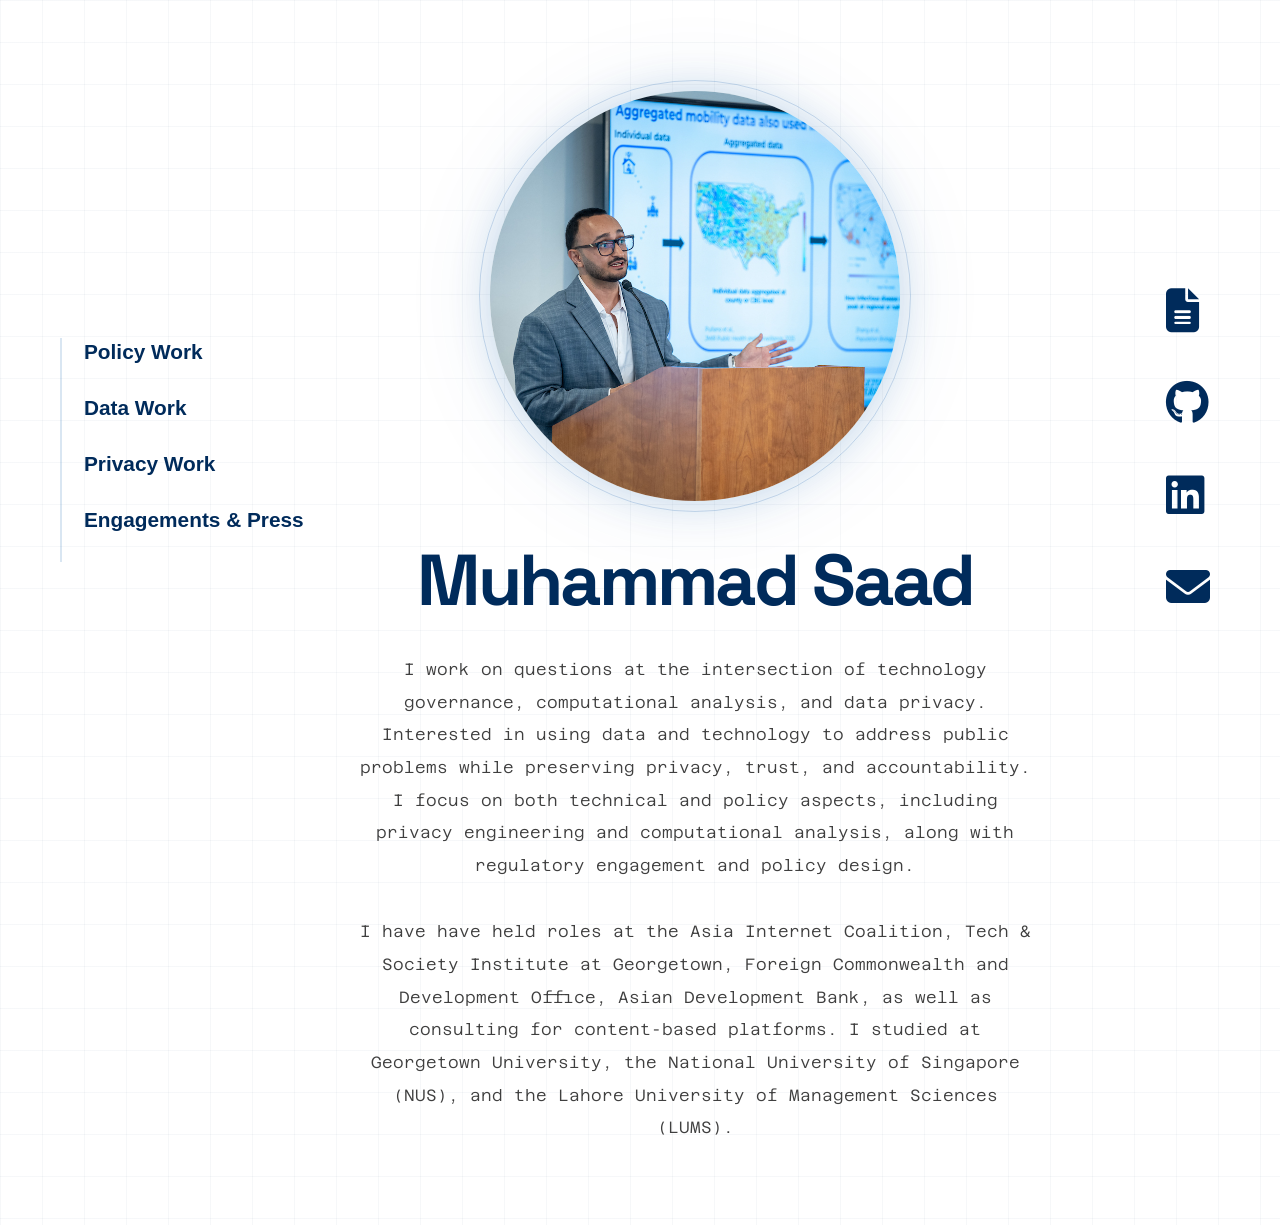
<file: index.html>
<!DOCTYPE html>
<html lang="en">

<head>
  <meta charset="UTF-8">
  <meta name="viewport"
        content="width=device-width, initial-scale=1.0">

  <title>Saad</title>

  <link rel="icon"
      type="image/svg+xml"
      href="./owl.svg">

  <link href="https://fonts.googleapis.com/css2?family=Space+Grotesk:wght@400;500;600;700&family=IBM+Plex+Mono:wght@400;500;600&family=Azeret+Mono:wght@300;400;500&display=swap"
      rel="stylesheet">

  <link rel="stylesheet"
        href="style.css">

  <link rel="stylesheet"
        href="https://cdnjs.cloudflare.com/ajax/libs/font-awesome/6.5.2/css/all.min.css">
</head>

<body>

  <nav class="navbar">
    <a href="policy-portfolio.html">Policy Work</a>
    <a href="data-portfolio.html">Data Work</a>
    <a href="privacy-portfolio.html">Privacy Work</a>
    <a href="engagement-press.html">Engagements & Press</a>
  </nav>

  <main class="home">

    <section class="content-column">

      <div class="photo-frame">
        <img src="profile.jpg"
             alt="Muhammad Saad"
             class="profile-photo">
      </div>

      <h1 class="name">
        Muhammad Saad
      </h1>

      <p class="intro">
        I work on questions at the intersection of technology governance,
        computational analysis, and data privacy. Interested in using data
        and technology to address public problems while preserving
        privacy, trust, and accountability.

        I focus on both technical and policy aspects, including privacy 
        engineering and computational analysis, along with regulatory 
        engagement and policy design. 
      </p>

      <p class="intro intro-secondary">
        I have have held roles at the Asia Internet Coalition, Tech & 
        Society Institute at Georgetown, Foreign Commonwealth and Development Office, 
        Asian Development Bank, as well as consulting for content-based platforms. 
        I studied at Georgetown University, the National University of Singapore (NUS), and 
        the Lahore University of Management Sciences (LUMS).
      </p>

    </section>

    <aside class="home-links">

      <a href="./assets/resume/Muhammad_Saad_Resume.pdf"
        target="_blank"
        title="Resume">
        <i class="fa-solid fa-file-lines"></i>
      </a>

      <a href="https://github.com/MuhammadSaad0554"
         target="_blank"
         title="GitHub">
        <i class="fa-brands fa-github"></i>
      </a>

      <a href="https://www.linkedin.com/in/muhammad-saad-pp/"
         target="_blank"
         title="LinkedIn">
        <i class="fa-brands fa-linkedin"></i>
      </a>

      <a href="mailto:ms4689@georgetown.edu"
         title="Email">
        <i class="fa-solid fa-envelope"></i>
      </a>

    </aside>

  </main>

</body>

</html>
</file>
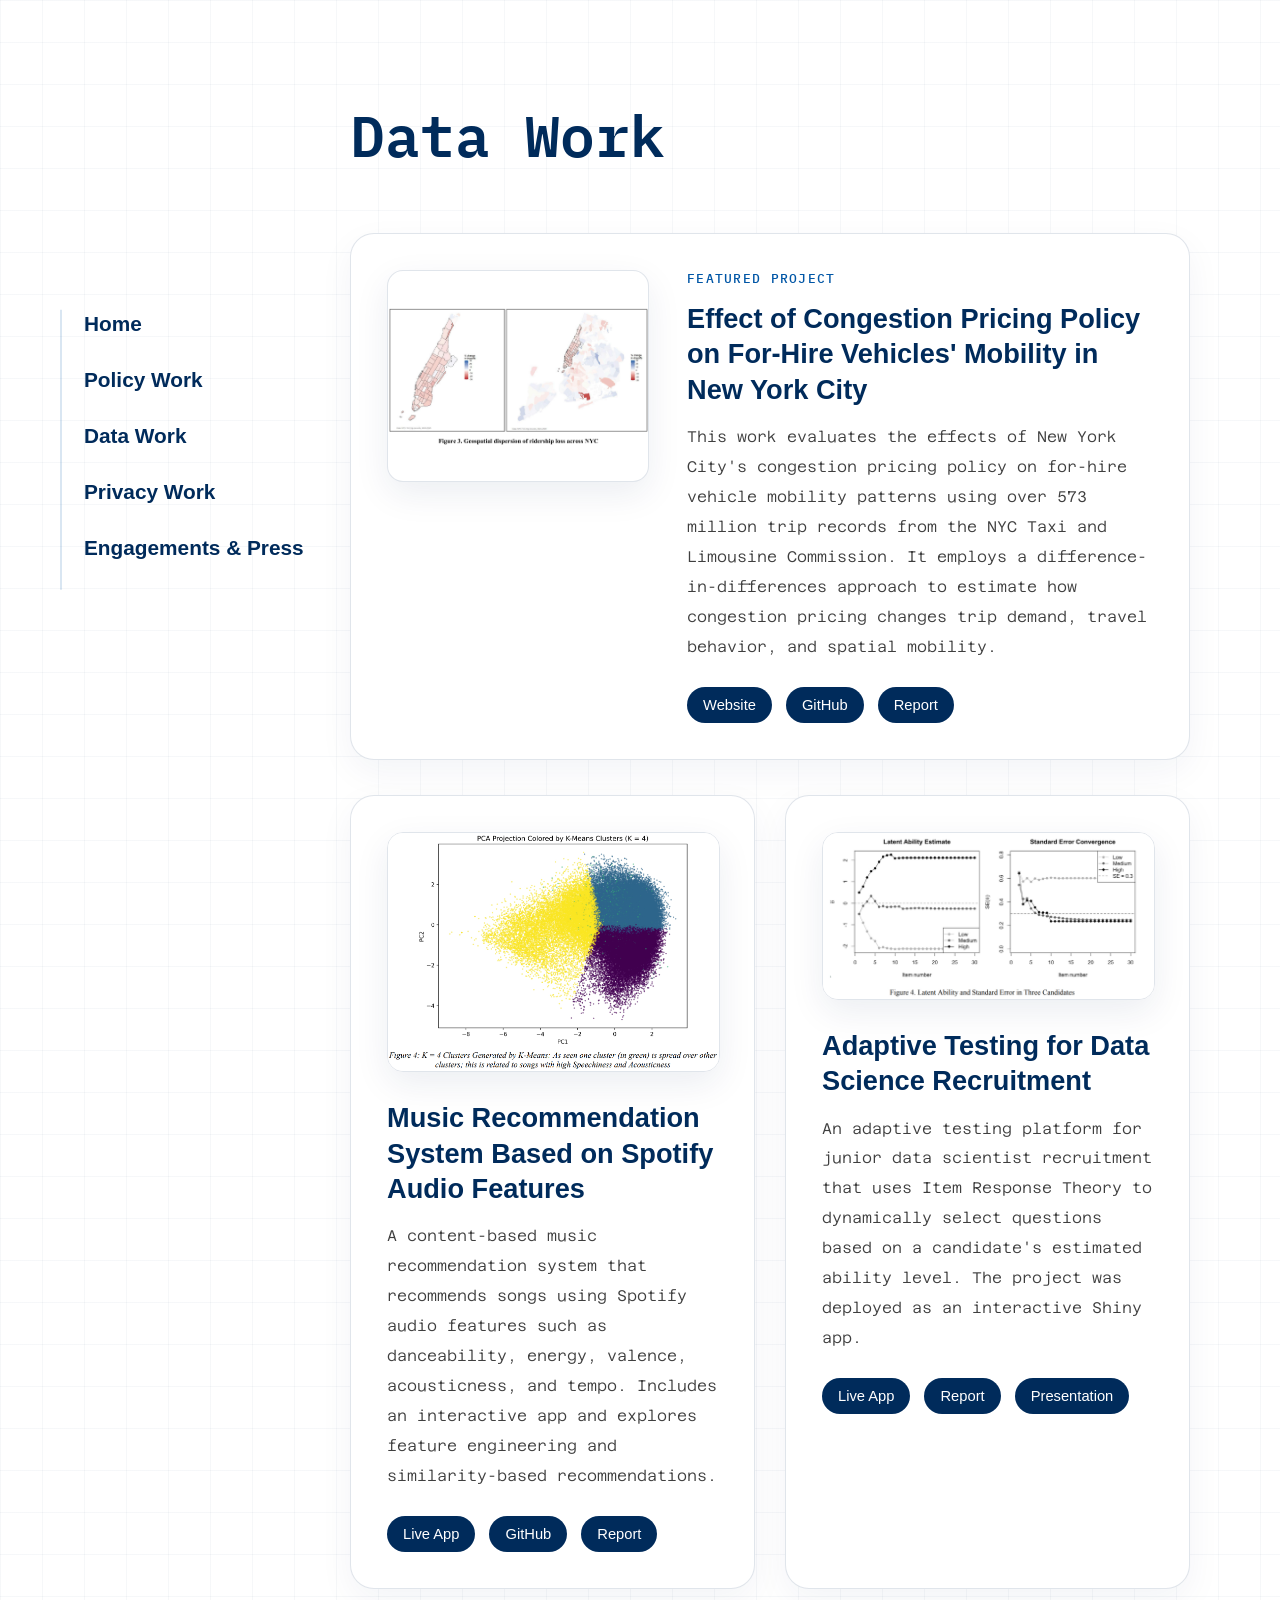
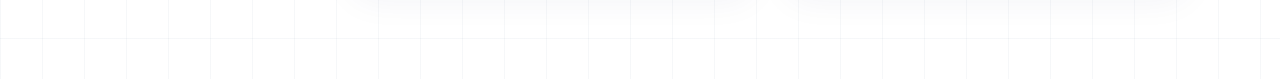
<file: data-portfolio.html>
<!DOCTYPE html>
<html lang="en">

<head>
  <meta charset="UTF-8">
  <meta name="viewport"
        content="width=device-width, initial-scale=1.0">

  <title>Saad · Data</title>

  <link rel="icon"
      type="image/svg+xml"
      href="./owl.svg">

  <link href="https://fonts.googleapis.com/css2?family=Space+Grotesk:wght@400;500;600;700&family=IBM+Plex+Mono:wght@400;500;600&family=Azeret+Mono:wght@300;400;500&display=swap"
        rel="stylesheet">

  <link rel="stylesheet"
        href="./style.css">
</head>

<body>

  <nav class="navbar">
    <a href="index.html">Home</a>
    <a href="policy-portfolio.html">Policy Work</a>
    <a href="data-portfolio.html">Data Work</a>
    <a href="privacy-portfolio.html">Privacy Work</a>
    <a href="engagement-press.html">Engagements & Press</a>
  </nav>

  <main class="portfolio-page">

    <section class="portfolio-header">
      <h1>
        Data Work
      </h1>
    </section>

    <!-- FEATURED PROJECT -->

    <article class="project-card featured-project">

      <a href="https://jwheatfallmel.github.io/cpz-massive-data-project/#intro"
         target="_blank">

        <img src="./assets/data/project1-preview.jpg"
             alt="Congestion Pricing Project"
             class="featured-preview">

      </a>

      <div class="featured-content">

        <div class="project-meta">
          Featured Project
        </div>

        <h2>
          Effect of Congestion Pricing Policy on For-Hire Vehicles'
          Mobility in New York City
        </h2>

        <p>
          This work evaluates the effects of New York City's congestion pricing policy
          on for-hire vehicle mobility patterns using over 573 million trip
          records from the NYC Taxi and Limousine Commission. It employs a
          difference-in-differences approach to estimate how congestion pricing
          changes trip demand, travel behavior, and spatial mobility.
        </p>

        <div class="project-links">

          <a href="https://jwheatfallmel.github.io/cpz-massive-data-project/#intro"
             target="_blank">
            Website
          </a>

          <a href="https://github.com/jwheatfallmel/cpz-massive-data-project"
             target="_blank">
            GitHub
          </a>

          <a href="./assets/data/project1-report.pdf"
             target="_blank">
            Report
          </a>

        </div>

      </div>

    </article>

    <!-- PROJECT GRID -->

    <section class="project-gallery">

      <article class="project-card">

        <a href="https://music-recommender-i9ztkfxvvlrgrdzunmvpei.streamlit.app/"
           target="_blank">

          <img src="./assets/data/project2-preview.jpg"
               alt="Music Recommender System"
               class="poster-preview">

        </a>

        <h2>
          Music Recommendation System Based on Spotify Audio Features
        </h2>

        <p>
          A content-based music recommendation system that recommends songs
          using Spotify audio features such as danceability, energy, valence,
          acousticness, and tempo. Includes an interactive app and explores feature 
          engineering and similarity-based recommendations.
        </p>

        <div class="project-links">

          <a href="https://music-recommender-i9ztkfxvvlrgrdzunmvpei.streamlit.app/"
             target="_blank">
            Live App
          </a>

          <a href="https://github.com/MuhammadSaad0554/music-recommender"
             target="_blank">
            GitHub
          </a>

          <a href="./assets/data/project2-report.pdf"
             target="_blank">
            Report
          </a>

        </div>

      </article>

      <article class="project-card">

        <a href="https://cassiezhang1012.shinyapps.io/final_project/"
           target="_blank">

          <img src="./assets/data/project3-preview.jpg"
               alt="Adaptive Testing Project"
               class="poster-preview">

        </a>

        <h2>
          Adaptive Testing for Data Science Recruitment
        </h2>

        <p>
          An adaptive testing platform for junior data scientist recruitment
          that uses Item Response Theory to dynamically select questions based 
          on a candidate's estimated ability level. The project was deployed as an 
          interactive Shiny app.
        </p>

        <div class="project-links">

          <a href="https://cassiezhang1012.shinyapps.io/final_project/"
             target="_blank">
            Live App
          </a>

          <a href="./assets/data/project3-report.pdf"
             target="_blank">
            Report
          </a>

          <a href="./assets/data/project3-presentation.pdf"
             target="_blank">
            Presentation
          </a>

        </div>

      </article>

    </section>

  </main>

</body>

</html>
</file>
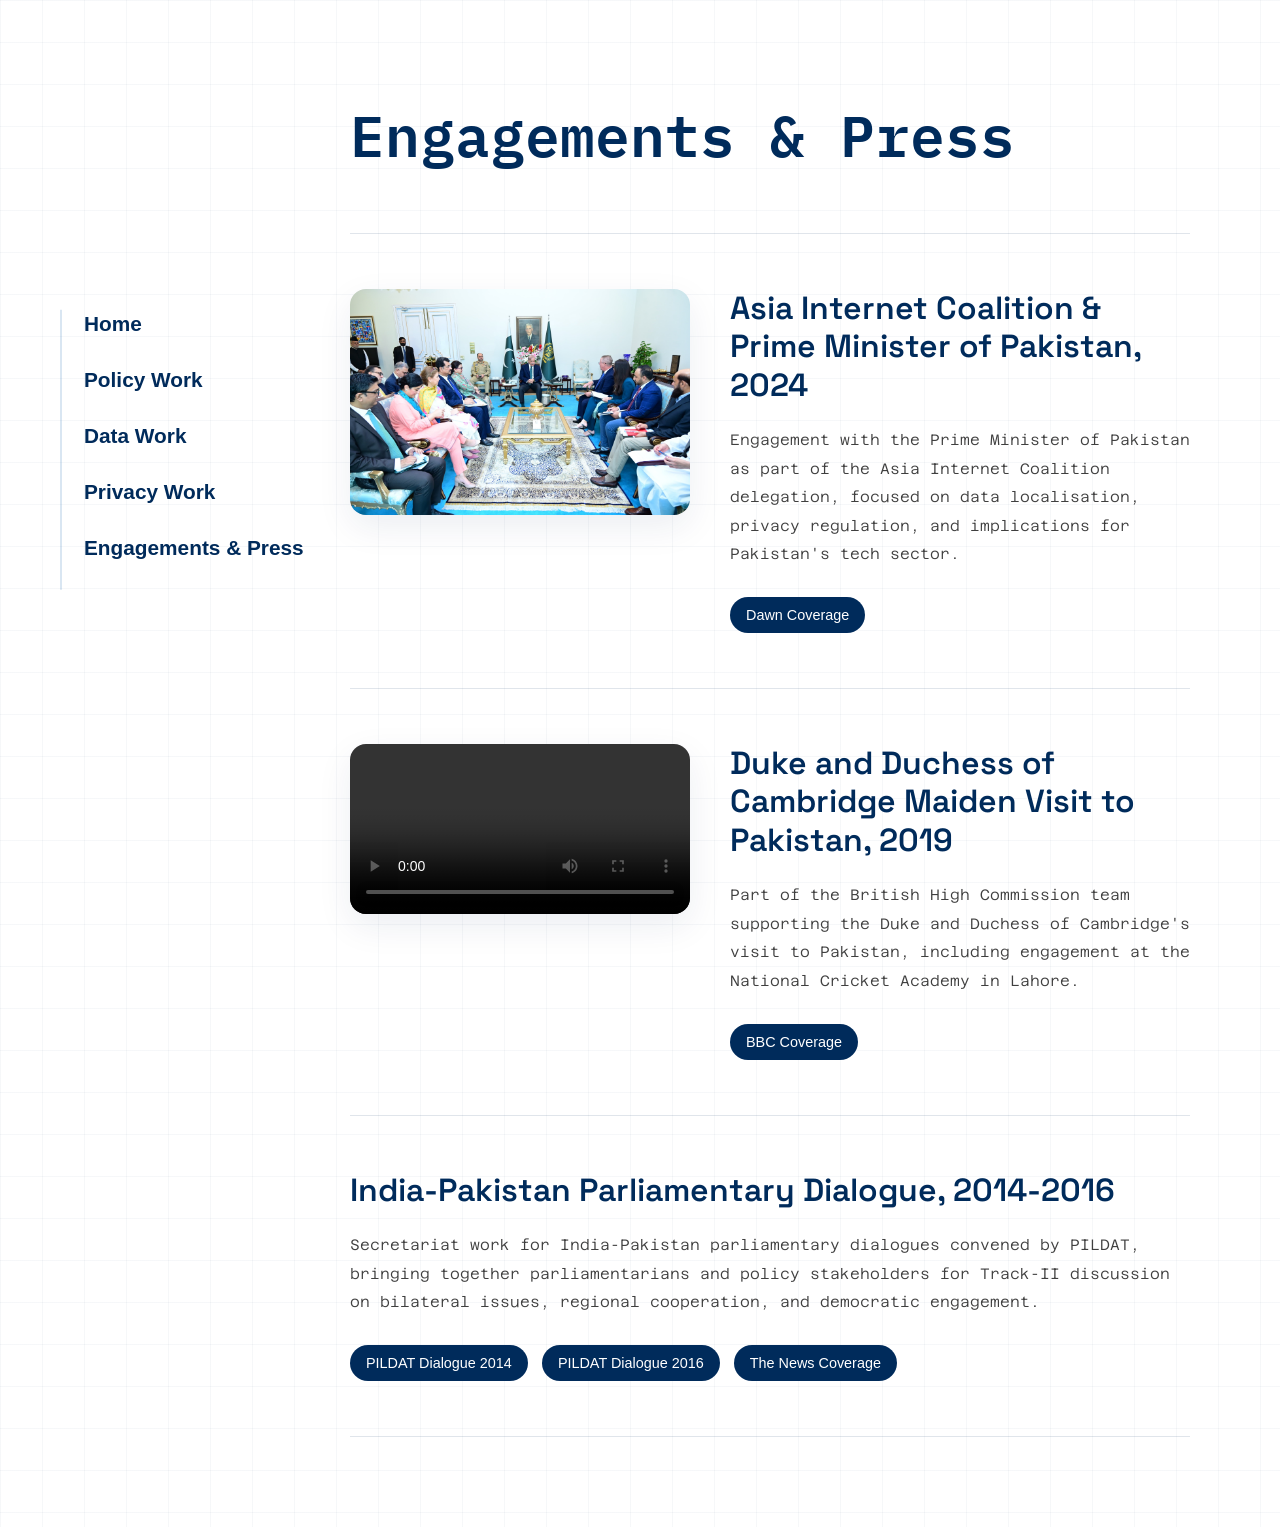
<file: engagement-press.html>
<!DOCTYPE html>
<html lang="en">

<head>
  <meta charset="UTF-8">
  <meta name="viewport"
        content="width=device-width, initial-scale=1.0">

  <title>Saad · Engagements</title>

  <link rel="icon"
      type="image/svg+xml"
      href="./owl.svg">

  <link href="https://fonts.googleapis.com/css2?family=Space+Grotesk:wght@400;500;600;700&family=IBM+Plex+Mono:wght@400;500;600&family=Azeret+Mono:wght@300;400;500&display=swap"
        rel="stylesheet">

  <link rel="stylesheet"
        href="./style.css">
</head>

<body>

  <nav class="navbar">
    <a href="index.html">Home</a>
    <a href="policy-portfolio.html">Policy Work</a>
    <a href="data-portfolio.html">Data Work</a>
    <a href="privacy-portfolio.html">Privacy Work</a>
    <a href="engagement-press.html">Engagements & Press</a>
  </nav>

  <main class="portfolio-page">

    <section class="portfolio-header">
      <h1>
        Engagements & Press
      </h1>
    </section>

    <section class="engagement-list">

      <!-- AIC / PRIME MINISTER -->

      <article class="engagement-item">

        <div class="engagement-media">
          <img src="./engagement-prime-minister.jpeg"
               alt="Asia Internet Coalition engagement with the Prime Minister of Pakistan">
        </div>

        <div class="engagement-copy">

          <h2>
            Asia Internet Coalition & Prime Minister of Pakistan, 2024
          </h2>

          <p>
            Engagement with the Prime Minister of Pakistan as part of the Asia
            Internet Coalition delegation, focused on data localisation,
            privacy regulation, and implications for
            Pakistan's tech sector.
          </p>

          <div class="engagement-links">
            <a href="https://www.dawn.com/news/1849540"
               target="_blank">
              Dawn Coverage
            </a>
          </div>

        </div>

      </article>

      <!-- DUKE AND DUCHESS -->

      <article class="engagement-item">

        <div class="engagement-media">
          <video controls>
            <source src="./engagement-prince-william.mp4"
                    type="video/mp4">
            Your browser does not support the video tag.
          </video>
        </div>

        <div class="engagement-copy">

          <h2>
            Duke and Duchess of Cambridge Maiden Visit to Pakistan, 2019
          </h2>

          <p>
            Part of the British High Commission team supporting the Duke and
            Duchess of Cambridge's visit to Pakistan, including
            engagement at the National Cricket Academy in Lahore.
          </p>

          <div class="engagement-links">
            <a href="https://www.bbc.com/news/uk-50087921"
               target="_blank">
              BBC Coverage
            </a>
          </div>

        </div>

      </article>

      <!-- INDIA-PAKISTAN DIALOGUE -->

      <article class="engagement-item text-only">

        <div class="engagement-copy wide">

          <h2>
            India-Pakistan Parliamentary Dialogue, 2014-2016
          </h2>

          <p>
            Secretariat work for India-Pakistan parliamentary dialogues
            convened by PILDAT, bringing together parliamentarians and policy
            stakeholders for Track-II discussion on bilateral issues,
            regional cooperation, and democratic engagement.
          </p>

          <div class="engagement-links">
            <a href="http://irc.pildat.com/eventsdel.asp?detid=721"
               target="_blank">
              PILDAT Dialogue 2014
            </a>

            <a href="http://irc.pildat.com/eventsdel.asp?detid=860"
               target="_blank">
              PILDAT Dialogue 2016
            </a>

            <a href="https://www.thenews.com.pk/print/105528-Comparing-media"
               target="_blank">
              The News Coverage
            </a>
          </div>

        </div>

      </article>

    </section>

  </main>

</body>

</html>
</file>
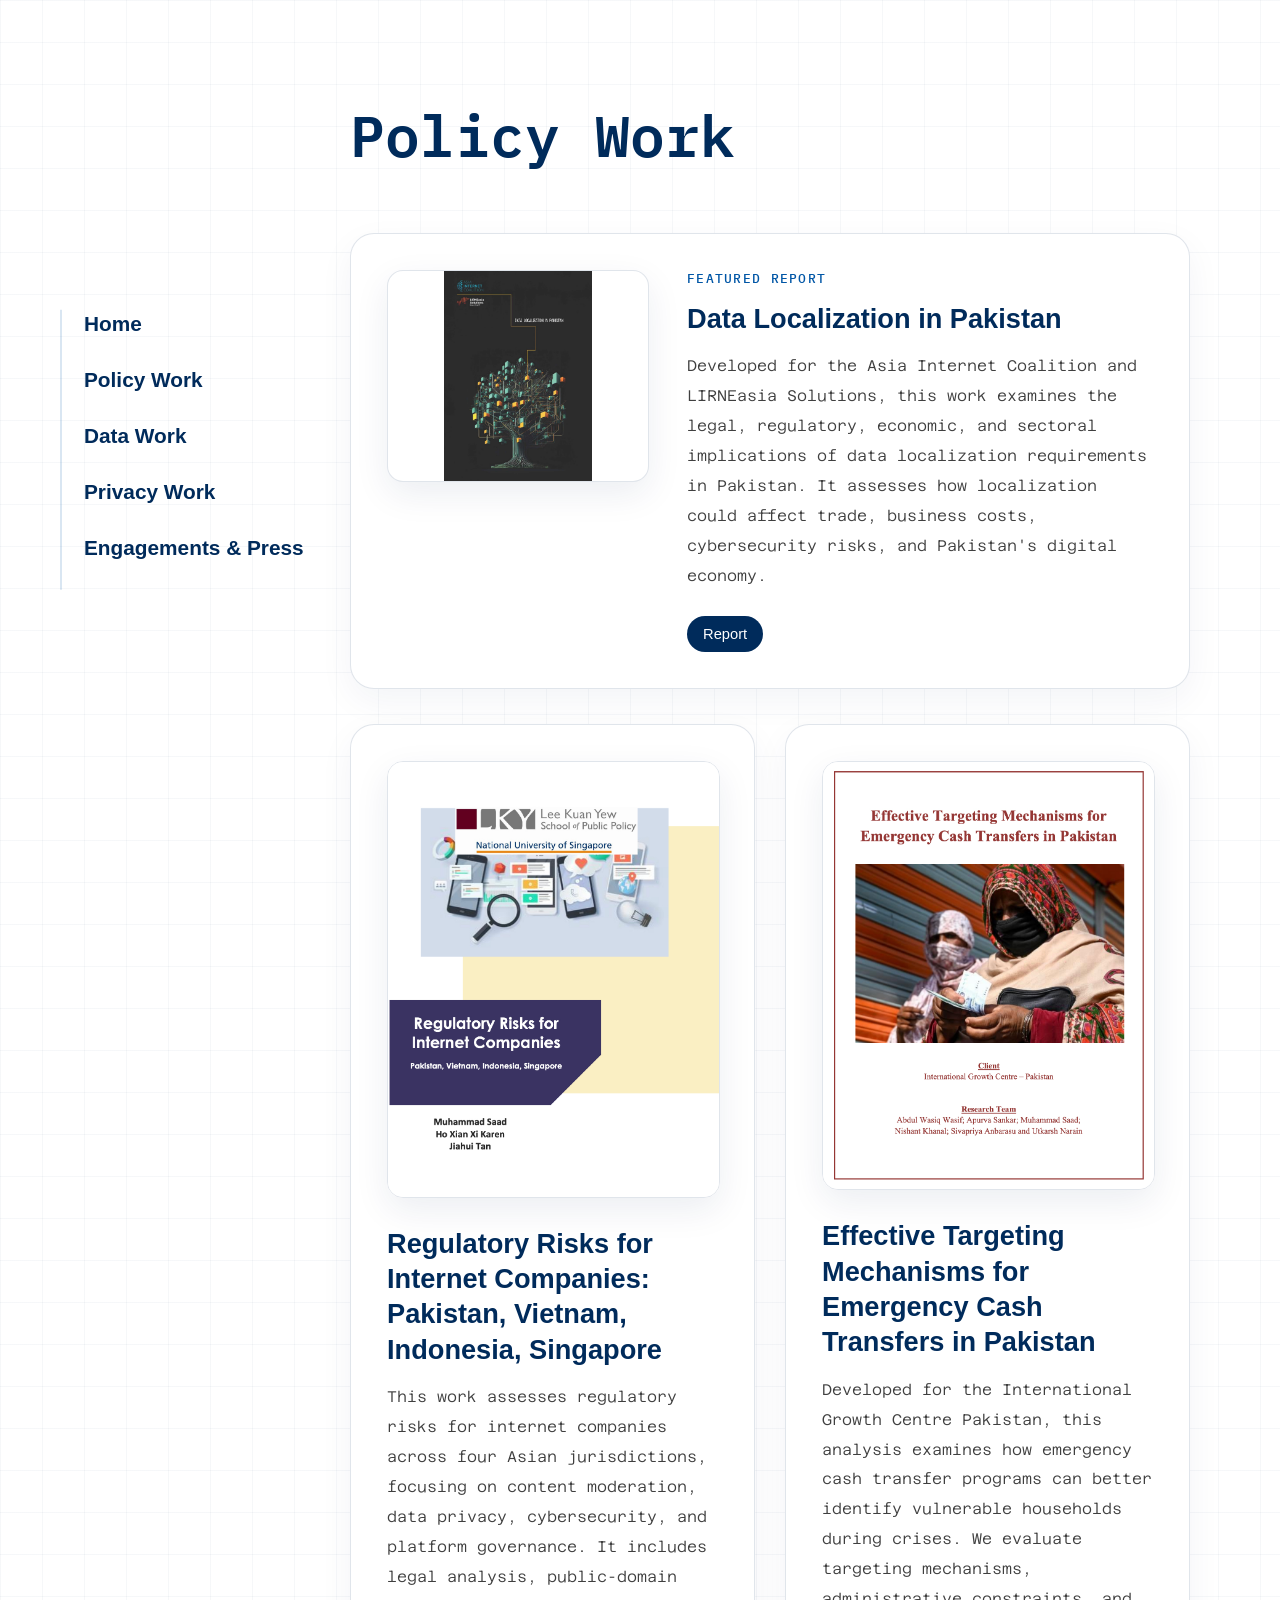
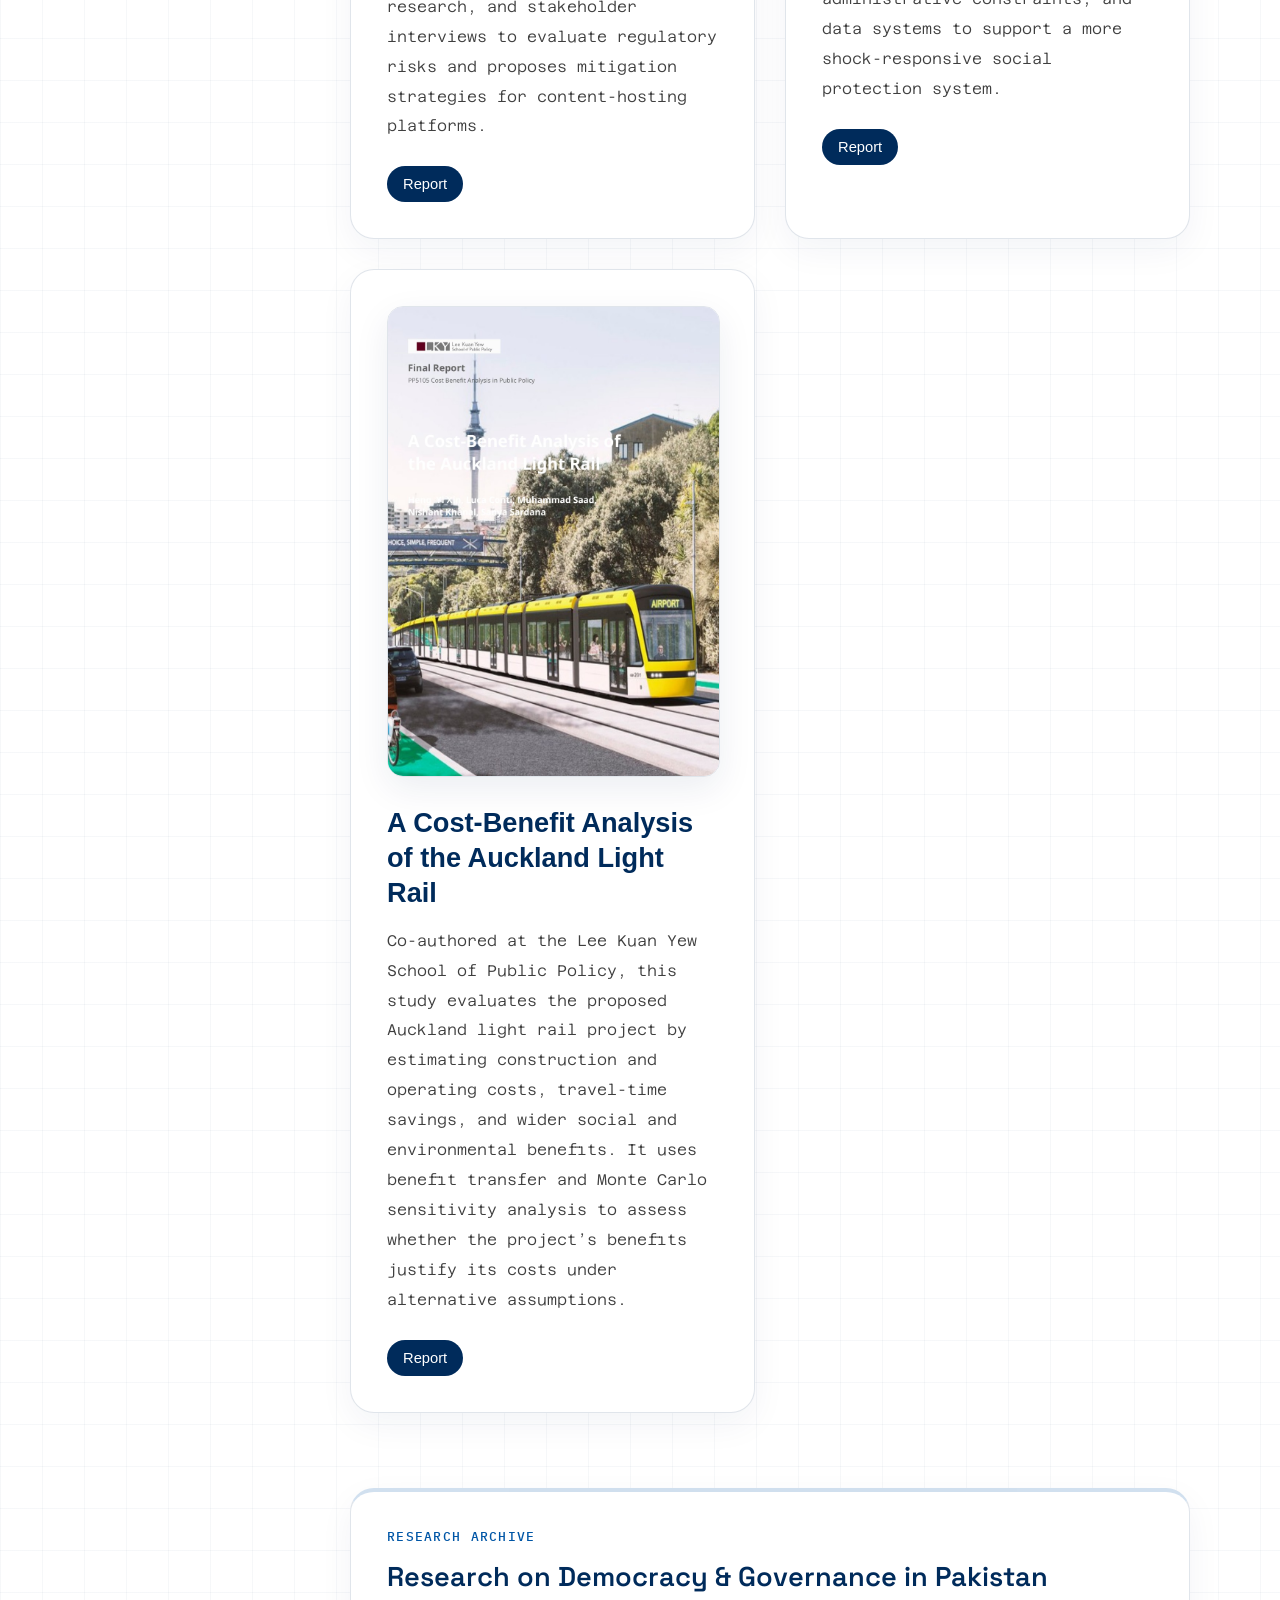
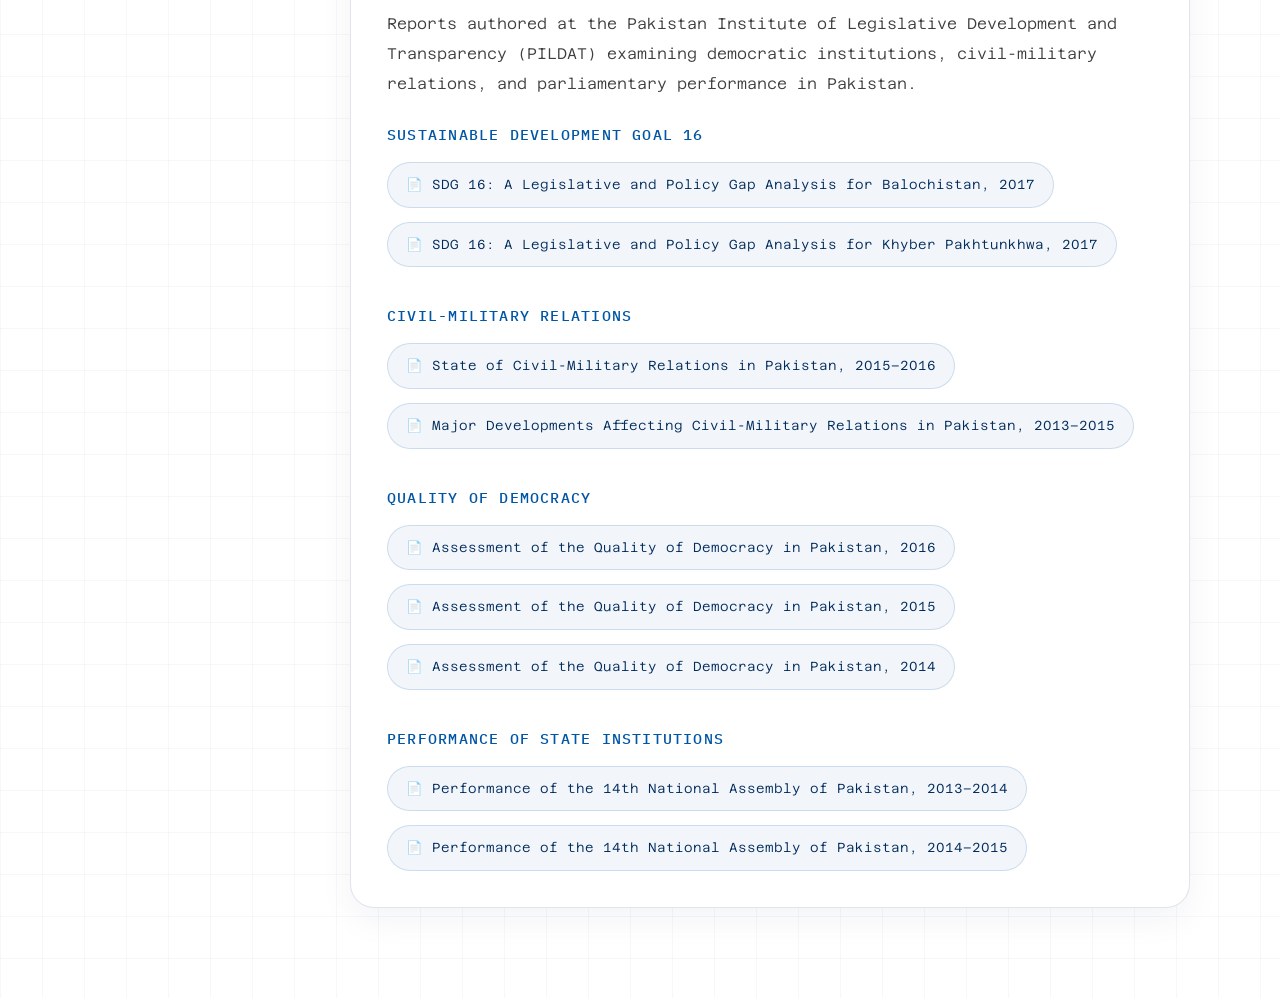
<file: policy-portfolio.html>
<!DOCTYPE html>
<html lang="en">

<head>
  <meta charset="UTF-8">
  <meta name="viewport"
        content="width=device-width, initial-scale=1.0">

  <title>Saad · Policy</title>

  <link rel="icon"
      type="image/svg+xml"
      href="./owl.svg">

  <link href="https://fonts.googleapis.com/css2?family=Space+Grotesk:wght@400;500;600;700&family=IBM+Plex+Mono:wght@400;500;600&family=Azeret+Mono:wght@300;400;500&display=swap"
        rel="stylesheet">

  <link rel="stylesheet"
        href="./style.css">
</head>

<body>

  <nav class="navbar">
    <a href="index.html">Home</a>
    <a href="policy-portfolio.html">Policy Work</a>
    <a href="data-portfolio.html">Data Work</a>
    <a href="privacy-portfolio.html">Privacy Work</a>
    <a href="engagement-press.html">Engagements & Press</a>
  </nav>

  <main class="portfolio-page">

    <section class="portfolio-header">
      <h1>Policy Work</h1>
    </section>

    <!-- FEATURED PROJECT -->

    <article class="project-card featured-project">

      <a href="./assets/policy/project1-report.pdf"
         target="_blank">

        <img src="./assets/policy/project1-preview.jpg"
             alt="Data Localization in Pakistan Report Cover"
             class="featured-preview">

      </a>

      <div class="featured-content">

        <div class="project-meta">
          Featured Report
        </div>

        <h2>
          Data Localization in Pakistan
        </h2>

        <p>
          Developed for the Asia Internet Coalition and LIRNEasia Solutions,
          this work examines the legal, regulatory, economic, and sectoral
          implications of data localization requirements in Pakistan. It assesses
          how localization could affect trade, business costs, cybersecurity risks,
          and Pakistan's digital economy.
        </p>

        <div class="project-links">
          <a href="./assets/policy/project1-report.pdf"
             target="_blank">
            Report
          </a>
        </div>

      </div>

    </article>

    <!-- PROJECT GRID -->

    <section class="project-gallery">

      <!-- PROJECT 2 -->

      <article class="project-card">

        <a href="./assets/policy/project2-report.pdf"
           target="_blank">

          <img src="./assets/policy/project2-preview.jpg"
               alt="Regulatory Risks for Internet Companies Report Cover"
               class="poster-preview">

        </a>

        <h2>
          Regulatory Risks for Internet Companies:
          Pakistan, Vietnam, Indonesia, Singapore
        </h2>

        <p>
          This work assesses regulatory risks for internet companies across
          four Asian jurisdictions, focusing on content moderation, data privacy,
          cybersecurity, and platform governance. It includes legal analysis,
          public-domain research, and stakeholder interviews to evaluate regulatory
          risks and proposes mitigation strategies for content-hosting platforms.
        </p>

        <div class="project-links">
          <a href="./assets/policy/project2-report.pdf"
             target="_blank">
            Report
          </a>
        </div>

      </article>

      <!-- PROJECT 3 -->

      <article class="project-card">

        <a href="./assets/policy/project3-report.pdf"
           target="_blank">

          <img src="./assets/policy/project3-preview.jpg"
               alt="Emergency Cash Transfers in Pakistan Report Cover"
               class="poster-preview">

        </a>

        <h2>
          Effective Targeting Mechanisms for Emergency Cash Transfers in Pakistan
        </h2>

        <p>
          Developed for the International Growth Centre Pakistan, this analysis
          examines how emergency cash transfer programs can better identify
          vulnerable households during crises. We evaluate targeting mechanisms,
          administrative constraints, and data systems to support a more
          shock-responsive social protection system.
        </p>

        <div class="project-links">
          <a href="./assets/policy/project3-report.pdf"
             target="_blank">
            Report
          </a>
        </div>

      </article>

      <!-- PROJECT 4 -->

      <article class="project-card">

        <a href="./assets/policy/project4-report.pdf"
           target="_blank" rel="noopener noreferrer">

          <img src="./assets/policy/project4-preview.jpg"
               alt="A Cost-Benefit Analysis of the Auckland Light Rail Report Cover"
               class="poster-preview" loading="lazy">

        </a>

        <h2>
          A Cost-Benefit Analysis of the Auckland Light Rail
        </h2>

        <p>
          Co-authored at the Lee Kuan Yew School of Public Policy, this study
          evaluates the proposed Auckland light rail project by estimating
          construction and operating costs, travel-time savings, and wider
          social and environmental benefits. It uses benefit transfer and
          Monte Carlo sensitivity analysis to assess whether the project’s
          benefits justify its costs under alternative assumptions.
        </p>

        <div class="project-links">
          <a href="./assets/policy/project4-report.pdf"
             target="_blank" rel="noopener noreferrer">
            Report
          </a>
        </div>

      </article>

    </section>

    <!-- DEMOCRACY & GOVERNANCE RESEARCH -->

    <section class="reports-section">

      <article class="project-card reports-card">

        <div class="project-meta">
          Research Archive
        </div>

        <h2 class="reports-heading">
          Research on Democracy & Governance in Pakistan
        </h2>

        <p class="reports-description">
          Reports authored at the Pakistan Institute of Legislative
          Development and Transparency (PILDAT) examining democratic institutions,
          civil-military relations, and parliamentary performance in Pakistan.
        </p>

        <div class="report-group">

          <h3>Sustainable Development Goal 16</h3>

          <div class="report-links">

            <a class="report-pill"
               href="./assets/policy-reports/sdg16-balochistan.pdf"
               target="_blank" rel="noopener noreferrer">
              SDG 16: A Legislative and Policy Gap Analysis for Balochistan, 2017
            </a>

            <a class="report-pill"
               href="./assets/policy-reports/sdg16-khyber-pakhtunkhwa.pdf"
               target="_blank" rel="noopener noreferrer">
              SDG 16: A Legislative and Policy Gap Analysis for Khyber Pakhtunkhwa, 2017
            </a>

          </div>

        </div>

        <div class="report-group">

          <h3>Civil-Military Relations</h3>

          <div class="report-links">

            <a class="report-pill"
               href="./assets/policy-reports/civil-military-2015-2016.pdf"
               target="_blank">
              State of Civil-Military Relations in Pakistan, 2015–2016
            </a>

            <a class="report-pill"
               href="./assets/policy-reports/civil-military-2013-2015.pdf"
               target="_blank">
              Major Developments Affecting Civil-Military Relations in Pakistan, 2013–2015
            </a>

          </div>

        </div>

        <div class="report-group">

          <h3>Quality of Democracy</h3>

          <div class="report-links">

            <a class="report-pill"
               href="./assets/policy-reports/quality-democracy-2016.pdf"
               target="_blank">
              Assessment of the Quality of Democracy in Pakistan, 2016
            </a>

            <a class="report-pill"
               href="./assets/policy-reports/quality-democracy-2015.pdf"
               target="_blank">
              Assessment of the Quality of Democracy in Pakistan, 2015
            </a>

            <a class="report-pill"
               href="./assets/policy-reports/quality-democracy-2013-2014.pdf"
               target="_blank">
              Assessment of the Quality of Democracy in Pakistan, 2014
            </a>

          </div>

        </div>

        <div class="report-group">

          <h3>Performance of State Institutions</h3>

          <div class="report-links">

            <a class="report-pill"
               href="./assets/policy-reports/national-assembly-2013-2014.pdf"
               target="_blank">
              Performance of the 14th National Assembly of Pakistan, 2013–2014
            </a>

            <a class="report-pill"
               href="./assets/policy-reports/national-assembly-2014-2015.pdf"
               target="_blank">
              Performance of the 14th National Assembly of Pakistan, 2014–2015
            </a>

          </div>

        </div>

      </article>

    </section>

  </main>

</body>

</html>
</file>
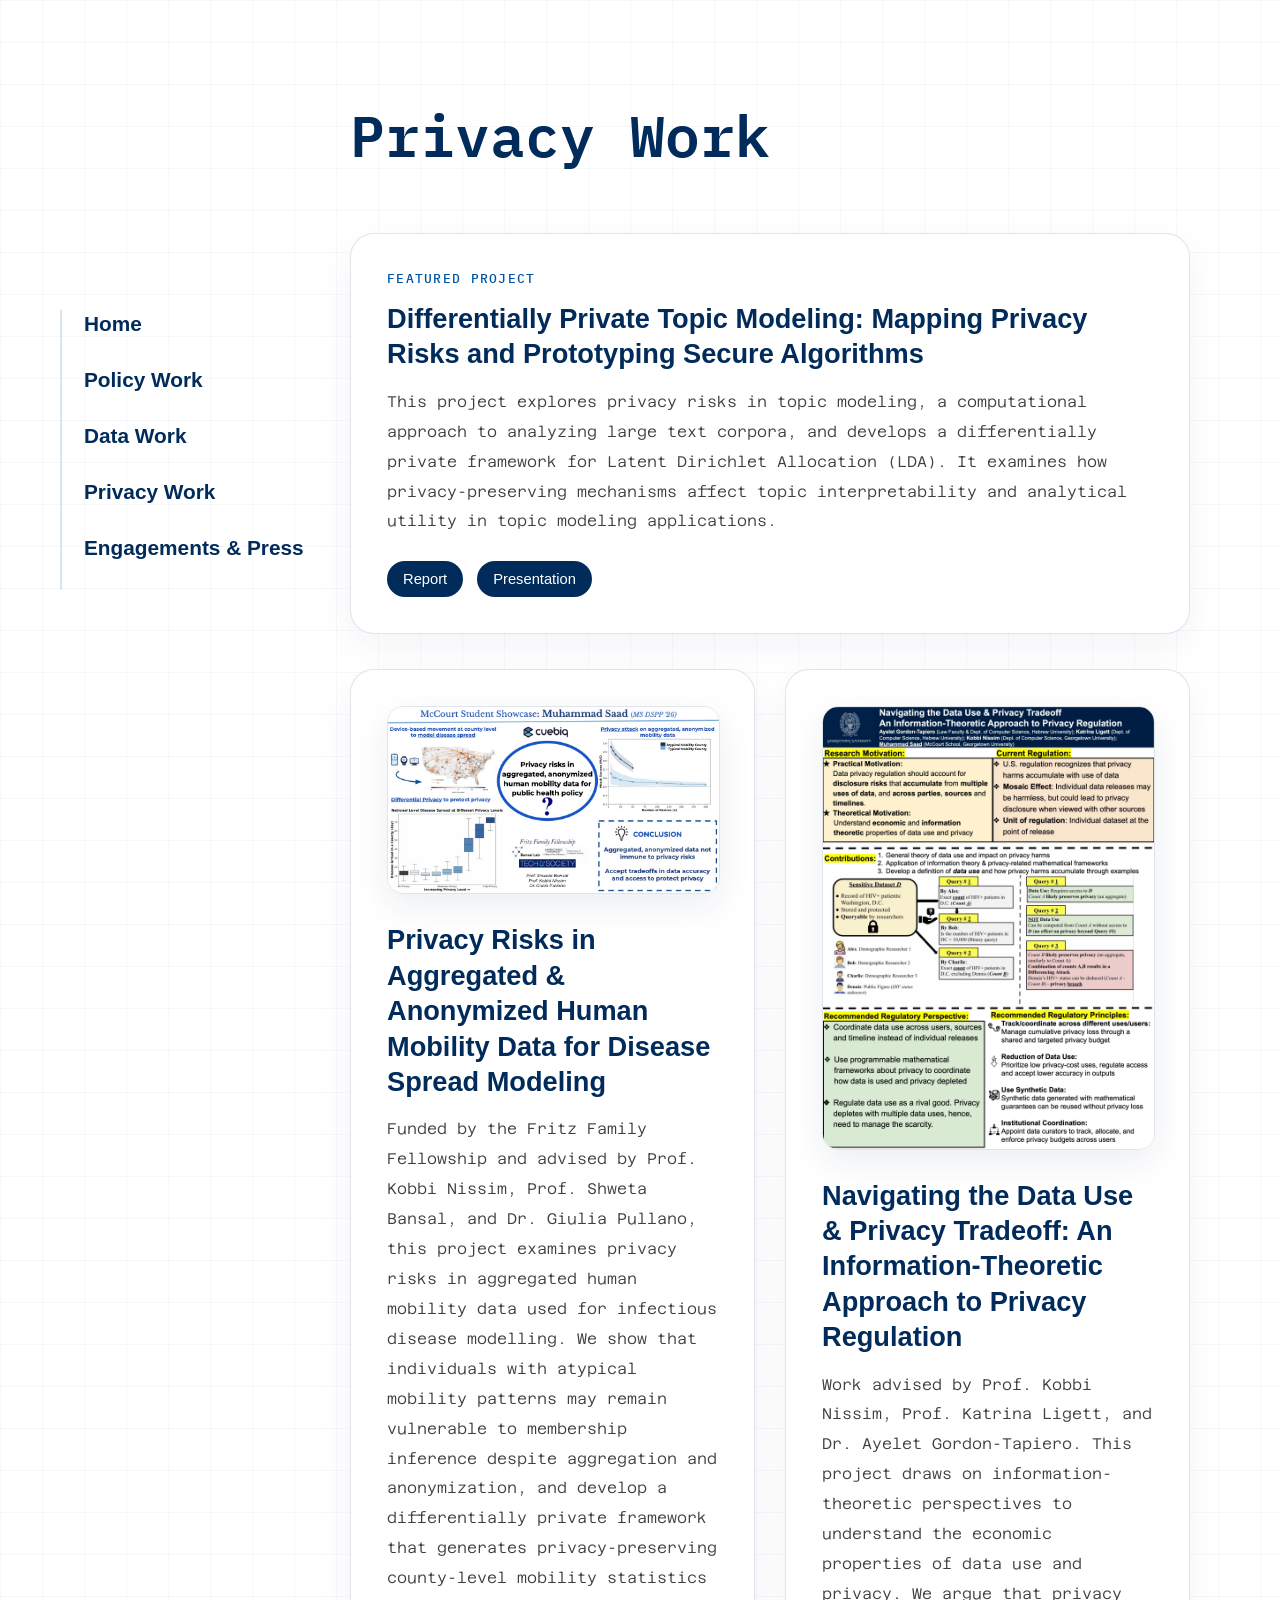
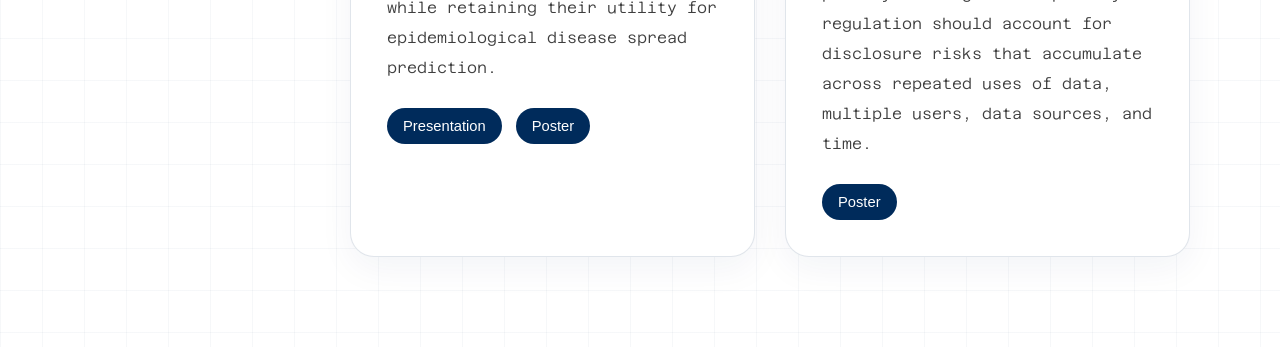
<file: privacy-portfolio.html>
<!DOCTYPE html>
<html lang="en">

<head>
  <meta charset="UTF-8">
  <meta name="viewport"
        content="width=device-width, initial-scale=1.0">

  <title>Saad · Privacy</title>

  <link rel="icon"
      type="image/svg+xml"
      href="./owl.svg">

  <link href="https://fonts.googleapis.com/css2?family=Space+Grotesk:wght@400;500;600;700&family=IBM+Plex+Mono:wght@400;500;600&family=Azeret+Mono:wght@300;400;500&display=swap"
        rel="stylesheet">

  <link rel="stylesheet"
        href="./style.css">
</head>

<body>

  <nav class="navbar">
    <a href="index.html">Home</a>
    <a href="policy-portfolio.html">Policy Work</a>
    <a href="data-portfolio.html">Data Work</a>
    <a href="privacy-portfolio.html">Privacy Work</a>
    <a href="engagement-press.html">Engagements & Press</a>
  </nav>

  <main class="portfolio-page">

    <section class="portfolio-header">
      <h1>
        Privacy Work
      </h1>
    </section>

    <!-- FEATURED PROJECT -->

    <article class="project-card featured-project no-preview">

      <div class="featured-content">

        <div class="project-meta">
          Featured Project
        </div>

        <h2>
          Differentially Private Topic Modeling:
          Mapping Privacy Risks and Prototyping Secure Algorithms
        </h2>

        <p>
          This project explores privacy risks in topic modeling, a computational
          approach to analyzing large text corpora, and develops a differentially
          private framework for Latent Dirichlet Allocation (LDA). It examines how
          privacy-preserving mechanisms affect topic interpretability and analytical
          utility in topic modeling applications.
        </p>

        <div class="project-links">

          <a href="./assets/privacy/project1-report.pdf"
             target="_blank">
            Report
          </a>

          <a href="./assets/privacy/project1-presentation.pdf"
             target="_blank">
            Presentation
          </a>

        </div>

      </div>

    </article>

    <!-- TWO PROJECT GRID -->

    <section class="project-gallery">

      <!-- PROJECT 2 -->

      <article class="project-card">

        <a href="./assets/privacy/project2-poster.pdf"
           target="_blank">

          <img src="./assets/privacy/project2-preview.jpg"
               alt="Mobility Privacy Poster"
               class="poster-preview">

        </a>

        <h2>
          Privacy Risks in Aggregated & Anonymized Human Mobility Data for Disease Spread Modeling
        </h2>

        <p>
          Funded by the Fritz Family Fellowship and advised by Prof. Kobbi Nissim,
          Prof. Shweta Bansal, and Dr. Giulia Pullano, this project examines privacy
          risks in aggregated human mobility data used for infectious disease modelling.
          We show that individuals with atypical mobility patterns may remain vulnerable
          to membership inference despite aggregation and anonymization, and develop a
          differentially private framework that generates privacy-preserving county-level
          mobility statistics while retaining their utility for epidemiological disease
          spread prediction.
        </p>

        <div class="project-links">

          <a href="./assets/privacy/project2-presentation.pdf"
             target="_blank">
            Presentation
          </a>

          <a href="./assets/privacy/project2-poster.pdf"
             target="_blank">
            Poster
          </a>

        </div>

      </article>

      <!-- PROJECT 3 -->

      <article class="project-card">

        <a href="./assets/privacy/project3-poster.pdf"
           target="_blank">

          <img src="./assets/privacy/project3-preview.jpg"
               alt="Privacy Regulation Poster"
               class="poster-preview">

        </a>

        <h2>
          Navigating the Data Use & Privacy Tradeoff:
          An Information-Theoretic Approach to Privacy Regulation
        </h2>

        <p>
          Work advised by Prof. Kobbi Nissim, Prof. Katrina Ligett, and
          Dr. Ayelet Gordon-Tapiero. This project draws on information-theoretic
          perspectives to understand the economic properties of data use and privacy.
          We argue that privacy regulation should account for disclosure risks that
          accumulate across repeated uses of data, multiple users, data sources, and time.
        </p>

        <div class="project-links">

          <a href="./assets/privacy/project3-poster.pdf"
             target="_blank">
            Poster
          </a>

        </div>

      </article>

    </section>

  </main>

</body>

</html>
</file>
<file: style.css>
/* ---------- GENERAL ---------- */

body {
    margin: 0;
    padding: 0;

    background:
        linear-gradient(rgba(0, 43, 91, 0.035) 1px, transparent 1px),
        linear-gradient(90deg, rgba(0, 43, 91, 0.035) 1px, transparent 1px),
        #ffffff;
    background-size: 42px 42px;

    color: #222222;
    font-family: "IBM Plex Sans", sans-serif;
}

/* ---------- LEFT MENU ---------- */

.navbar {
    position: fixed;
    left: 60px;
    top: 50%;
    transform: translateY(-50%);

    display: flex;
    flex-direction: column;
    align-items: flex-start;

    border-left: 2px solid rgba(0, 86, 166, 0.15);
    padding-left: 22px;

    z-index: 1000;
}

.navbar a {
    position: relative;

    text-decoration: none;
    color: #002B5B;

    font-size: 1.3rem;
    font-weight: 600;
    line-height: 1.35;

    margin-bottom: 28px;

    transition:
        color 0.25s ease,
        transform 0.25s ease;
}

.navbar a::after {
    content: "";

    position: absolute;
    left: 0;
    bottom: -6px;

    width: 0;
    height: 3px;

    background-color: #0056A6;
    border-radius: 999px;

    transition: width 0.25s ease;
}

.navbar a:hover {
    color: #0056A6;
    transform: translateX(4px);
}

.navbar a:hover::after {
    width: 100%;
}

/* ---------- HOME LAYOUT ---------- */

.home {
    min-height: 100vh;

    margin-left: 260px;

    display: grid;
    grid-template-columns: 1fr 120px;
    align-items: center;

    padding: 60px 70px 60px 40px;

    box-sizing: border-box;
}

/* ---------- CENTER CONTENT ---------- */

.content-column {
    justify-self: center;

    display: flex;
    flex-direction: column;
    align-items: center;

    text-align: center;

    max-width: 850px;

    padding: 20px;
}

/* ---------- PHOTO ---------- */

.photo-frame {
    padding: 10px;
    border-radius: 50%;
    border: 1px solid rgba(0, 86, 166, 0.18);
    margin-bottom: 22px;
}

.profile-photo {
    width: 410px;
    height: 410px;

    border-radius: 50%;
    object-fit: cover;

    display: block;

    box-shadow:
        0 0 40px rgba(0, 86, 166, 0.18),
        0 0 90px rgba(0, 86, 166, 0.10);
}

/* ---------- TEXT ---------- */

.name {
    font-family: "Space Grotesk", sans-serif;

    color: #002B5B;

    font-size: 4.5rem;
    font-weight: 700;

    letter-spacing: -0.04em;

    margin: 0 0 28px 0;
}

.intro {
    max-width: 680px;

    font-family: "Azeret Mono", monospace;

    font-size: 1.02rem;
    font-weight: 300;
    line-height: 2;

    color: #3f3f3f;

    margin: 0;
}

.intro-secondary {
    margin-top: 34px;
}

/* ---------- RIGHT ICONS ---------- */

.home-links {
    position: fixed;

    right: 70px;
    top: 50%;
    transform: translateY(-50%);

    display: flex;
    flex-direction: column;
    justify-content: center;

    gap: 42px;

    z-index: 1000;
}

.home-links a {
    color: #002B5B;
    font-size: 2.75rem;
    text-decoration: none;

    transition:
        color 0.25s ease,
        transform 0.25s ease;
}

.home-links a:hover {
    color: #0056A6;
    transform: translateX(5px);
}

/* ---------- PORTFOLIO PAGES ---------- */

.portfolio-page {
    min-height: 100vh;

    margin-left: 260px;

    padding: 90px;

    box-sizing: border-box;
}

.portfolio-header {
    max-width: 900px;
    margin-bottom: 55px;
}

.section-label {
    font-family: "IBM Plex Mono", monospace;

    color: #0056A6;

    font-size: 0.9rem;
    font-weight: 500;

    text-transform: uppercase;
    letter-spacing: 0.12em;

    margin-bottom: 12px;
}

.portfolio-header h1 {
    font-family: "IBM Plex Mono", monospace;

    color: #002B5B;

    font-size: 3.6rem;
    font-weight: 600;

    margin: 0 0 24px 0;
}

.portfolio-header p {
    max-width: 760px;

    font-size: 1.15rem;
    line-height: 1.85;

    color: #3f3f3f;
}

/* ---------- FEATURED PROJECT ---------- */

.featured-project {
    display: flex;
    align-items: flex-start;
    gap: 40px;

    max-width: 1100px;

    border-left: 5px solid #0056A6;

    margin-bottom: 35px;
}

.featured-project > a {
    flex: 0 0 260px;
}

.featured-content {
    flex: 1;
}

.featured-preview {
    width: 100%;
    height: 210px;

    object-fit: contain;
    object-position: center;

    background: #ffffff;

    display: block;

    border-radius: 16px;

    border: 1px solid rgba(0, 43, 91, 0.12);

    box-shadow:
        0 12px 35px rgba(0, 43, 91, 0.08);

    transition:
        transform 0.25s ease,
        box-shadow 0.25s ease;
}

.featured-preview:hover {
    transform: scale(1.02);

    box-shadow:
        0 20px 45px rgba(0, 43, 91, 0.12);
}

/* ---------- PROJECT GALLERY ---------- */

.project-gallery {
    display: grid;
    grid-template-columns: repeat(2, minmax(0, 1fr));

    gap: 30px;

    max-width: 1100px;
}

/* ---------- PROJECT CARDS ---------- */

.project-card {
    background: #ffffff;

    border: 1px solid rgba(0, 43, 91, 0.12);
    border-radius: 24px;

    padding: 36px;

    box-shadow:
        0 12px 35px rgba(0, 43, 91, 0.05);

    transition:
        transform 0.25s ease,
        box-shadow 0.25s ease,
        border-color 0.25s ease;
}

.project-card:hover {
    transform: translateY(-5px);

    border-color: rgba(0, 86, 166, 0.25);

    box-shadow:
        0 18px 45px rgba(0, 43, 91, 0.09);
}

.project-meta {
    font-family: "IBM Plex Mono", monospace;

    color: #0056A6;

    font-size: 0.8rem;
    font-weight: 500;

    text-transform: uppercase;
    letter-spacing: 0.1em;

    margin-bottom: 14px;
}

.project-card h2 {
    color: #002B5B;

    font-size: 1.7rem;
    font-weight: 600;
    line-height: 1.3;

    margin: 0 0 16px 0;
}

.project-card p {
    font-family: "Azeret Mono", monospace;

    color: #3f3f3f;

    font-size: 0.96rem;
    font-weight: 300;
    line-height: 1.95;

    margin: 0 0 24px 0;
}

/* ---------- PREVIEWS ---------- */

.poster-preview {
    width: 100%;
    height: auto;

    border-radius: 16px;

    margin-bottom: 24px;

    border: 1px solid rgba(0, 43, 91, 0.12);

    box-shadow:
        0 12px 35px rgba(0, 43, 91, 0.08);

    cursor: pointer;

    transition:
        transform 0.25s ease,
        box-shadow 0.25s ease;
}

.poster-preview:hover {
    transform: scale(1.02);

    box-shadow:
        0 20px 45px rgba(0, 43, 91, 0.12);
}

/* ---------- TAGS ---------- */

.project-tags {
    display: flex;
    flex-wrap: wrap;
    gap: 12px;

    margin-bottom: 28px;
}

.project-tags span {
    padding: 7px 14px;

    border-radius: 999px;

    border: 1px solid rgba(0, 86, 166, 0.18);

    background: rgba(0, 86, 166, 0.05);

    color: #002B5B;

    font-size: 0.88rem;
    font-weight: 500;
}

/* ---------- BUTTONS ---------- */

.project-links {
    display: flex;
    flex-wrap: wrap;
    gap: 14px;
}

.project-links a {
    text-decoration: none;

    color: white;
    background-color: #002B5B;

    padding: 10px 16px;

    border-radius: 999px;

    font-size: 0.92rem;
    font-weight: 500;

    transition:
        background-color 0.25s ease,
        transform 0.25s ease;
}

.project-links a:hover {
    background-color: #0056A6;
    transform: translateY(-2px);
}

/* ---------- MOBILE ---------- */

@media (max-width: 1000px) {

    body {
        background-size: 34px 34px;
    }

    .navbar {
        position: static;
        transform: none;

        flex-direction: row;
        justify-content: center;
        flex-wrap: wrap;

        border-left: none;
        padding: 25px 18px 0 18px;

        margin-bottom: 25px;
    }

    .navbar a {
        font-size: 1.05rem;
        margin: 10px 14px;
    }

    .home {
        margin-left: 0;

        display: flex;
        flex-direction: column;

        gap: 36px;

        padding: 25px 22px 55px 22px;
    }

    .content-column {
        max-width: 100%;
        padding: 20px;
    }

    .profile-photo {
        width: 250px;
        height: 250px;
    }

    .name {
        font-size: 2.65rem;
    }

    .intro {
        font-size: 1.04rem;
        line-height: 1.75;
    }

    .home-links {
        position: relative !important;
        top: auto !important;
        right: auto !important;
        left: auto !important;
        bottom: auto !important;
        transform: none !important;

        display: flex !important;
        flex-direction: row !important;
        justify-content: center !important;
        align-items: center !important;

        gap: 34px;
        width: 100%;

        margin: 20px 0 35px 0;
    }

    .home-links a {
        font-size: 2.1rem;
    }

    .portfolio-page {
        margin-left: 0;
        padding: 40px 24px 60px 24px;
    }

    .portfolio-header h1 {
        font-size: 2.6rem;
    }

    .featured-project {
        flex-direction: column;
        gap: 24px;
    }

    .featured-project > a {
        flex: none;
        width: 100%;
        max-width: 260px;
    }

    .featured-preview {
        width: 100%;
    }

    .project-gallery {
        grid-template-columns: 1fr;
    }

    .project-card {
        padding: 28px 24px;
    }

    .project-card h2 {
        font-size: 1.45rem;
    }
}

/* ---------- ENGAGEMENTS & PRESS ---------- */

.engagement-list {
    max-width: 1100px;
}

.engagement-item {
    display: grid;
    grid-template-columns: 340px 1fr;
    gap: 40px;

    align-items: start;

    padding: 55px 0;

    border-top: 1px solid rgba(0, 43, 91, 0.12);
}

.engagement-item:last-child {
    border-bottom: 1px solid rgba(0, 43, 91, 0.12);
}

.engagement-media img,
.engagement-media video {
    width: 100%;
    display: block;

    border-radius: 16px;

    box-shadow:
        0 12px 35px rgba(0, 43, 91, 0.08);
}

.engagement-copy h2 {
    font-family: "Space Grotesk", sans-serif;

    color: #002B5B;

    font-size: 2rem;
    font-weight: 600;
    line-height: 1.2;

    margin: 0 0 22px 0;
}

.engagement-copy p {
    font-family: "Azeret Mono", monospace;

    color: #3f3f3f;

    font-size: 0.94rem;
    font-weight: 300;
    line-height: 1.9;

    margin: 0 0 28px 0;
}

.engagement-links {
    display: flex;
    flex-wrap: wrap;
    gap: 14px;
}

.engagement-links a {
    text-decoration: none;

    color: white;
    background-color: #002B5B;

    padding: 10px 16px;

    border-radius: 999px;

    font-size: 0.9rem;
    font-weight: 500;

    transition:
        background-color 0.25s ease,
        transform 0.25s ease;
}

.engagement-links a:hover {
    background-color: #0056A6;
    transform: translateY(-2px);
}

.text-only {
    display: block;
}

.wide {
    max-width: 850px;
}

/* ---------- ENGAGEMENTS & PRESS MOBILE ---------- */

@media (max-width: 1000px) {

    .engagement-item {
        grid-template-columns: 1fr;
        gap: 24px;

        padding: 42px 0;
    }

    .engagement-media img,
    .engagement-media video {
        width: 100%;
        height: auto;
    }

    .engagement-copy h2 {
        font-size: 1.55rem;
    }

    .engagement-copy p {
        font-size: 0.9rem;
        line-height: 1.8;
    }
}

/* ---------- DEMOCRACY & GOVERNANCE RESEARCH ---------- */

.reports-section {
    max-width: 1100px;
    margin-top: 75px;
}

.reports-card {
    border-top: 4px solid rgba(0, 86, 166, 0.18);
}

.reports-heading {
    font-family: "Space Grotesk", sans-serif;

    color: #002B5B;

    font-size: 2rem;
    font-weight: 600;
    line-height: 1.25;

    margin: 0 0 18px 0;
}

.reports-description {
    font-family: "Azeret Mono", monospace;

    color: #3f3f3f;

    font-size: 0.94rem;
    font-weight: 300;
    line-height: 1.85;

    max-width: 850px;

    margin: 0 0 40px 0;
}

.report-group {
    margin-bottom: 38px;
}

.report-group:last-child {
    margin-bottom: 0;
}

.report-group h3 {
    font-family: "IBM Plex Mono", monospace;

    color: #0056A6;

    font-size: 0.95rem;
    font-weight: 500;

    text-transform: uppercase;
    letter-spacing: 0.08em;

    margin: 0 0 18px 0;
}

.report-links {
    display: flex;
    flex-wrap: wrap;
    gap: 14px;
}

.report-pill {
    display: inline-flex;
    align-items: center;

    padding: 12px 18px;

    background: rgba(0, 86, 166, 0.05);
    border: 1px solid rgba(0, 86, 166, 0.16);
    border-radius: 999px;

    font-family: "Azeret Mono", monospace;
    font-size: 0.82rem;
    font-weight: 300;
    line-height: 1.5;

    color: #002B5B;
    text-decoration: none;

    transition:
        background-color 0.25s ease,
        border-color 0.25s ease,
        transform 0.25s ease,
        box-shadow 0.25s ease;
}

.report-pill::before {
    content: "📄";
    margin-right: 10px;
}

.report-pill:hover {
    background: rgba(0, 86, 166, 0.10);
    border-color: rgba(0, 86, 166, 0.28);

    transform: translateY(-2px);

    box-shadow:
        0 8px 22px rgba(0, 43, 91, 0.08);
}
</file>
